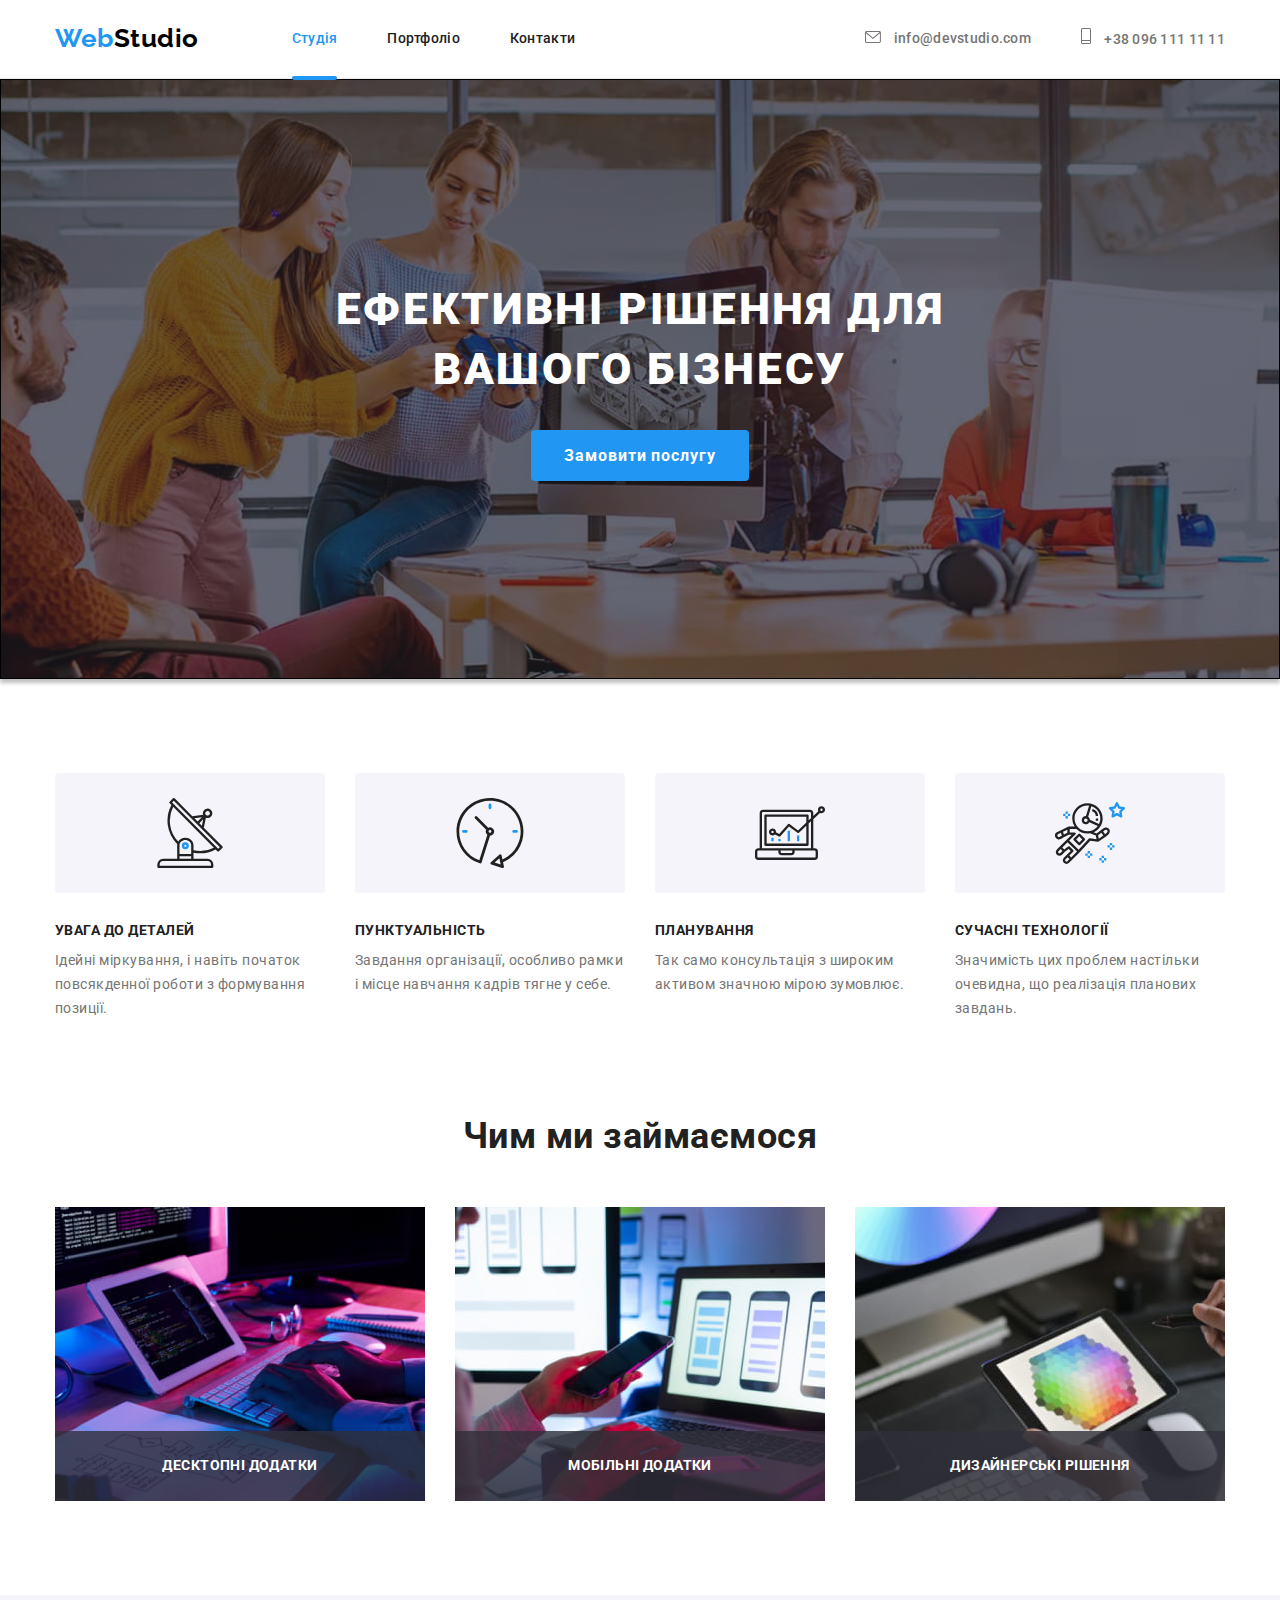
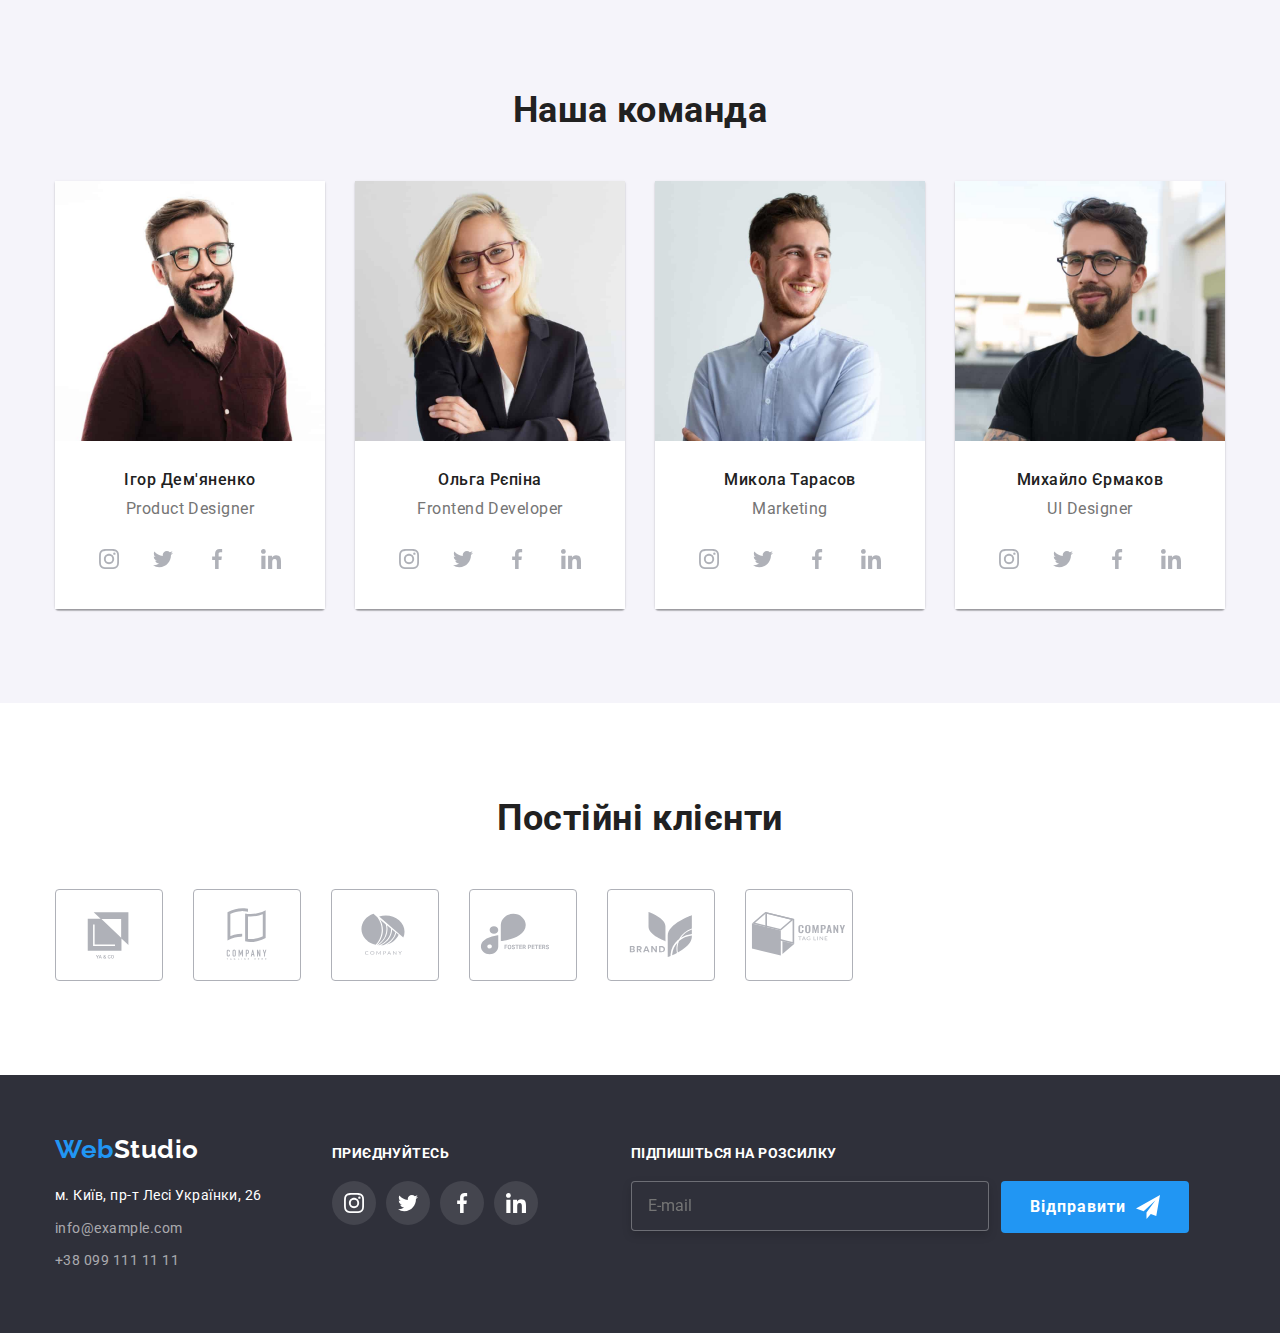
<file: index.html>
<!DOCTYPE html>
<html lang="en">
  <head>
    <meta charset="UTF-8" />
    <meta http-equiv="X-UA-Compatible" content="IE=edge" />
    <meta name="viewport" content="width=device-width, initial-scale=1.0" />
    <title>Document</title>
    <link rel="preconnect" href="https://fonts.googleapis.com" />
    <link rel="preconnect" href="https://fonts.gstatic.com" crossorigin />
    <link
      href="https://fonts.googleapis.com/css2?family=Raleway:wght@700&family=Roboto:wght@400;500;700;900&display=swap"
      rel="stylesheet"
    />
    <link
      rel="stylesheet"
      href="https://cdnjs.cloudflare.com/ajax/libs/modern-normalize/1.1.0/modern-normalize.min.css"
    />
    <link rel="stylesheet" href="./css/styles.css" />
  </head>

  <body>
    <!--Шапка-->
    <header class="page-header">
      <div class="container">
        <div class="site-nav">
          <nav class="navigation">
            <a class="logo" href=""><span class="web-logo">Web</span>Studio</a>

            <ul class="list nav-list">
              <li><a class="link link-active" href="./index.html">Студія</a></li>
              <li><a class="link" href="./portfolio.html">Портфоліо</a></li>
              <li><a class="link" href="">Контакти</a></li>
            </ul>
          </nav>

          <ul class="list contact-list">
            <li>
              <a class="contact-link" href="mailto:info@devstudio.com">
                <svg class="contact-icon" width="16" height="12">
                  <use href="./images/icons.svg#icon-mail"></use>
                </svg>
                info@devstudio.com</a
              >
            </li>
            <li>
              <a class="contact-link" href="tel+380961111111">
                <svg class="contact-icon" width="10" height="16">
                  <use href="./images/icons.svg#icon-tel"></use>
                </svg>
                +38 096 111 11 11</a
              >
            </li>
          </ul>
        </div>
      </div>
    </header>

    <!--основний заголовок-->
    <main>
      <section class="hero">
        <div class="container">
          <h1 class="hero-title">
            Ефективні рішення для<br />
            вашого бізнесу
          </h1>
          <button type="button" class="button-primary" data-modal-open>Замовити послугу</button>
        </div>
      </section>

      <!--переваги-->
      <section class="first-section">
        <div class="container">
          <h2 class="visually-hidden">Наші переваги</h2>
          <ul class="list features">
            <li>
              <div class="wrap-icon">
                <svg width="70" height="70">
                  <use href="./images/icons.svg#icon-antenna"></use>
                </svg>
              </div>
              <h3 class="section-title">УВАГА ДО ДЕТАЛЕЙ</h3>
              <p class="information">
                Ідейні міркування, і навіть початок повсякденної роботи з формування позиції.
              </p>
            </li>
            <li>
              <div class="wrap-icon">
                <svg width="70" height="70">
                  <use href="./images/icons.svg#icon-clock"></use>
                </svg>
              </div>
              <h3 class="section-title">ПУНКТУАЛЬНІСТЬ</h3>
              <p class="information">
                Завдання організації, особливо рамки і місце навчання кадрів тягне у себе.
              </p>
            </li>
            <li>
              <div class="wrap-icon">
                <svg width="70" height="70">
                  <use href="./images/icons.svg#icon-diagram"></use>
                </svg>
              </div>
              <h3 class="section-title">ПЛАНУВАННЯ</h3>
              <p class="information">
                Так само консультація з широким активом значною мірою зумовлює.
              </p>
            </li>
            <li>
              <div class="wrap-icon">
                <svg width="70" height="70">
                  <use href="./images/icons.svg#icon-astronaut"></use>
                </svg>
              </div>
              <h3 class="section-title">СУЧАСНІ ТЕХНОЛОГІЇ</h3>
              <p class="information">
                Значимість цих проблем настільки очевидна, що реалізація планових завдань.
              </p>
            </li>
          </ul>
        </div>
      </section>

      <!--наші роботи-->
      <section class="section">
        <div class="container">
          <h2 class="work-list-title">Чим ми займаємося</h2>
          <ul class="list benefits">
            <li>
              <div class="benefits-item">
                <img src="./images/box1.jpg" alt="write site" width="370" />
                <div class="benefits-owerlay">
                  <p class="benefits-text">Десктопні додатки</p>
                </div>
              </div>
            </li>
            <li>
              <div class="benefits-item">
                <img src="./images/box2.jpg" alt="flashing telephones" width="370" />
                <div class="benefits-owerlay">
                  <p class="benefits-text">Мобільні додатки</p>
                </div>
              </div>
            </li>
            <li>
              <div class="benefits-item">
                <img src="./images/box3.jpg" alt="we create design" width="370" />
                <div class="benefits-owerlay">
                  <p class="benefits-text">Дизайнерські рішення</p>
                </div>
              </div>
            </li>
          </ul>
        </div>
      </section>

      <!--команда-->
      <section class="team section">
        <div class="container">
          <h2 class="team-list-title">Наша команда</h2>
          <ul class="list team-list">
            <li class="wrap">
              <img src="./images/img.jpg" alt="Ігор Дем'яненко" width="270" height="260" />
              <div class="name-subject">
                <h3 class="subject">Ігор Дем'яненко</h3>
                <p class="subtitle">Product Designer</p>
              </div>
              <ul class="net-list list">
                <li class="net-item">
                  <a href="" class="net-linc"
                    ><svg class="net-icon" width="20" height="20">
                      <use href="./images/icons.svg#icon-instagram"></use>
                    </svg>
                  </a>
                </li>
                <li class="net-item">
                  <a href="" class="net-linc"
                    ><svg class="net-icon" width="20" height="20">
                      <use href="./images/icons.svg#icon-twitter"></use>
                    </svg>
                  </a>
                </li>
                <li class="net-item">
                  <a href="" class="net-linc"
                    ><svg class="net-icon" width="20" height="20">
                      <use href="./images/icons.svg#icon-facebook"></use>
                    </svg>
                  </a>
                </li>
                <li class="net-item">
                  <a href="" class="net-linc"
                    ><svg class="net-icon" width="20" height="20">
                      <use href="./images/icons.svg#icon-linkedin"></use>
                    </svg>
                  </a>
                </li>
              </ul>
            </li>
            <li class="wrap">
              <img src="./images/img1.jpg" alt="Ольга Рєпіна" width="270" height="260" />
              <div class="name-subject">
                <h3 class="subject">Ольга Рєпіна</h3>
                <p class="subtitle">Frontend Developer</p>
              </div>
              <ul class="net-list list">
                <li class="net-item">
                  <a href="" class="net-linc"
                    ><svg class="net-icon" width="20" height="20">
                      <use href="./images/icons.svg#icon-instagram"></use>
                    </svg>
                  </a>
                </li>
                <li class="net-item">
                  <a href="" class="net-linc"
                    ><svg class="net-icon" width="20" height="20">
                      <use href="./images/icons.svg#icon-twitter"></use>
                    </svg>
                  </a>
                </li>
                <li class="net-item">
                  <a href="" class="net-linc"
                    ><svg class="net-icon" width="20" height="20">
                      <use href="./images/icons.svg#icon-facebook"></use>
                    </svg>
                  </a>
                </li>
                <li class="net-item">
                  <a href="" class="net-linc"
                    ><svg class="net-icon" width="20" height="20">
                      <use href="./images/icons.svg#icon-linkedin"></use>
                    </svg>
                  </a>
                </li>
              </ul>
            </li>
            <li class="wrap">
              <img src="./images/img2.jpg" alt="Микола Тарасов" width="270" height="260" />
              <div class="name-subject">
                <h3 class="subject">Микола Тарасов</h3>
                <p class="subtitle">Marketing</p>
              </div>
              <ul class="net-list list">
                <li class="net-item">
                  <a href="" class="net-linc"
                    ><svg class="net-icon" width="20" height="20">
                      <use href="./images/icons.svg#icon-instagram"></use>
                    </svg>
                  </a>
                </li>
                <li class="net-item">
                  <a href="" class="net-linc"
                    ><svg class="net-icon" width="20" height="20">
                      <use href="./images/icons.svg#icon-twitter"></use>
                    </svg>
                  </a>
                </li>
                <li class="net-item">
                  <a href="" class="net-linc"
                    ><svg class="net-icon" width="20" height="20">
                      <use href="./images/icons.svg#icon-facebook"></use>
                    </svg>
                  </a>
                </li>
                <li class="net-item">
                  <a href="" class="net-linc"
                    ><svg class="net-icon" width="20" height="20">
                      <use href="./images/icons.svg#icon-linkedin"></use>
                    </svg>
                  </a>
                </li>
              </ul>
            </li>
            <li class="wrap">
              <img src="./images/img3.jpg" alt="Михайло Єрмаков" width="270" height="260" />
              <div class="name-subject">
                <h3 class="subject">Михайло Єрмаков</h3>
                <p class="subtitle">UI Designer</p>
              </div>
              <ul class="net-list list">
                <li class="net-item">
                  <a href="" class="net-linc"
                    ><svg class="net-icon" width="20" height="20">
                      <use href="./images/icons.svg#icon-instagram"></use>
                    </svg>
                  </a>
                </li>
                <li class="net-item">
                  <a href="" class="net-linc"
                    ><svg class="net-icon" width="20" height="20">
                      <use href="./images/icons.svg#icon-twitter"></use>
                    </svg>
                  </a>
                </li>
                <li class="net-item">
                  <a href="" class="net-linc"
                    ><svg class="net-icon" width="20" height="20">
                      <use href="./images/icons.svg#icon-facebook"></use>
                    </svg>
                  </a>
                </li>
                <li class="net-item">
                  <a href="" class="net-linc"
                    ><svg class="net-icon" width="20" height="20">
                      <use href="./images/icons.svg#icon-linkedin"></use>
                    </svg>
                  </a>
                </li>
              </ul>
            </li>
          </ul>
        </div>
      </section>
      <section class="section">
        <div class="container">
          <h2 class="team-list-title">Постійні клієнти</h2>
          <ul class="clients-list list">
            <li class="clients-item">
              <a href="" class="clients-linc"
                ><svg class="clients-icon" width="106" height="60">
                  <use href="./images/icons.svg#icon-Logo1"></use>
                </svg>
              </a>
            </li>
            <li class="clients-item">
              <a href="" class="clients-linc">
                <svg class="clients-icon" width="106" height="60">
                  <use href="./images/icons.svg#icon-Logo2"></use>
                </svg>
              </a>
            </li>
            <li class="clients-item">
              <a href="" class="clients-linc">
                <svg class="clients-icon" width="106" height="60">
                  <use href="./images/icons.svg#icon-Logo3"></use>
                </svg>
              </a>
            </li>
            <li class="clients-item">
              <a href="" class="clients-linc">
                <svg class="clients-icon" width="106" height="60">
                  <use href="./images/icons.svg#icon-Logo4"></use>
                </svg>
              </a>
            </li>
            <li class="clients-item">
              <a href="" class="clients-linc">
                <svg class="clients-icon" width="106" height="60">
                  <use href="./images/icons.svg#icon-Logo5"></use>
                </svg>
              </a>
            </li>
            <li class="clients-item">
              <a href="" class="clients-linc">
                <svg class="clients-icon" width="106" height="60">
                  <use href="./images/icons.svg#icon-Logo6"></use>
                </svg>
              </a>
            </li>
          </ul>
        </div>
      </section>
    </main>

    <!--підвал-->
    <footer>
      <div class="container">
        <div class="wraper">
          <div class="footer-info">
            <a class="address-logo" href=""><span class="address-web">Web</span>Studio</a>
            <address>
              <ul class="list info-contact">
                <li><a class="address-info" href="">м. Київ, пр-т Лесі Українки, 26</a></li>
                <li>
                  <a class="address-contact" href="mailto:info@example.com">info@example.com</a>
                </li>
                <li><a class="address-contact" href="tel:+380991111111">+38 099 111 11 11</a></li>
              </ul>
            </address>
          </div>
          <div class="footer-wrap">
            <h2 class="footer-title">приєднуйтесь</h2>
            <ul class="footer-list list">
              <li class="footer -item">
                <a href="" class="footer-linc"
                  ><svg class="footer-icon" width="20" height="20">
                    <use href="./images/icons.svg#icon-instagram"></use>
                  </svg>
                </a>
              </li>
              <li class="footer-item">
                <a href="" class="footer-linc"
                  ><svg class="footer-icon" width="20" height="20">
                    <use href="./images/icons.svg#icon-twitter"></use>
                  </svg>
                </a>
              </li>
              <li class="footer-item">
                <a href="" class="footer-linc"
                  ><svg class="footer-icon" width="20" height="20">
                    <use href="./images/icons.svg#icon-facebook"></use>
                  </svg>
                </a>
              </li>
              <li class="footer-item">
                <a href="" class="footer-linc"
                  ><svg class="footer-icon" width="20" height="20">
                    <use href="./images/icons.svg#icon-linkedin"></use>
                  </svg>
                </a>
              </li>
            </ul>
          </div>

          <div class="form-wrap">
            <h2 class="title-form-footer">Підпишіться на розсилку</h2>
            <form name="form-footer" class="form-footer">
              <label class="footer-label" for="footer-mail"></label>
              <input
                class="footer-input"
                id="footer-mail"
                type="email"
                name="person-mail"
                placeholder="E-mail"
              />
              <button type="submit" class="footer-button" data-modal-open>
                Відправити
                <svg width="24" height="24">
                  <use href="./images/icons.svg#icon-icon-send"></use>
                </svg>
              </button>
            </form>
          </div>

        </div>
      </div>
    </footer>
    <div class="backdrop is-hidden" data-modal>
      <div class="modal">
        <button class="iconc-close" data-modal-close>
          <svg width="11px" height="11px">
            <use href="./images/icons.svg#icon-Vector-2"></use>
          </svg>
        </button>
        <h2 class="form-title">Залиште свої дані, ми вам передзвонимо</h2>
        <form name="contact-form">
          <label class="form-label" for="person-name">Ім'я</label>
          <div class="form-control">
            <input class="form-input" id="person-name" type="text" name="person-name" />
            <svg class="form-icon" width="18" height="18">
              <use href="./images/icons.svg#icon-person-black"></use>
            </svg>
          </div>

          <label class="form-label" for="person-pfone">Телефон</label>
          <div class="form-control">
            <input class="form-input" id="person-pfone" type="tel" name="person-pfone" />
            <svg class="form-icon" width="18" height="18">
              <use href="./images/icons.svg#icon-phone-black"></use>
            </svg>
          </div>

          <label class="form-label" for="person-mail">Пошта</label>
          <div class="form-control">
            <input class="form-input" id="person-mail" type="email" name="person-mail" />
            <svg class="form-icon" width="18" height="18">
              <use href="./images/icons.svg#icon-email-black"></use>
            </svg>
          </div>

          <label class="form-label" for="person-coment">Коментар</label>
          <textarea
            class="form-textarea"
            id="person-coment"
            name="person-coment"
            placeholder="Введіть текст"
          ></textarea>

          <div class="checkbox-wrap">
            <input
              class="checkbox-input is-hidden"
              id="terms-checkbox"
              type="checkbox"
              name="terms-checkbox"
            />
            <svg class="checkbox-icon" vith="16" height="15">
              <use href="./images/icons.svg#icon-icon-check"></use>
            </svg>
            <label class="checkbox-label" for="terms-checkbox">
              Погоджуюся з розсилкою та приймаю
              <a class="form-linc" href="#">Умови договору</a>
            </label>
          </div>
          <button type="submit" class="form-button" data-modal-open>Відправити</button>
        </form>
      </div>
    </div>
    <script src="./js/modal.js"></script>
  </body>
</html>
</file>
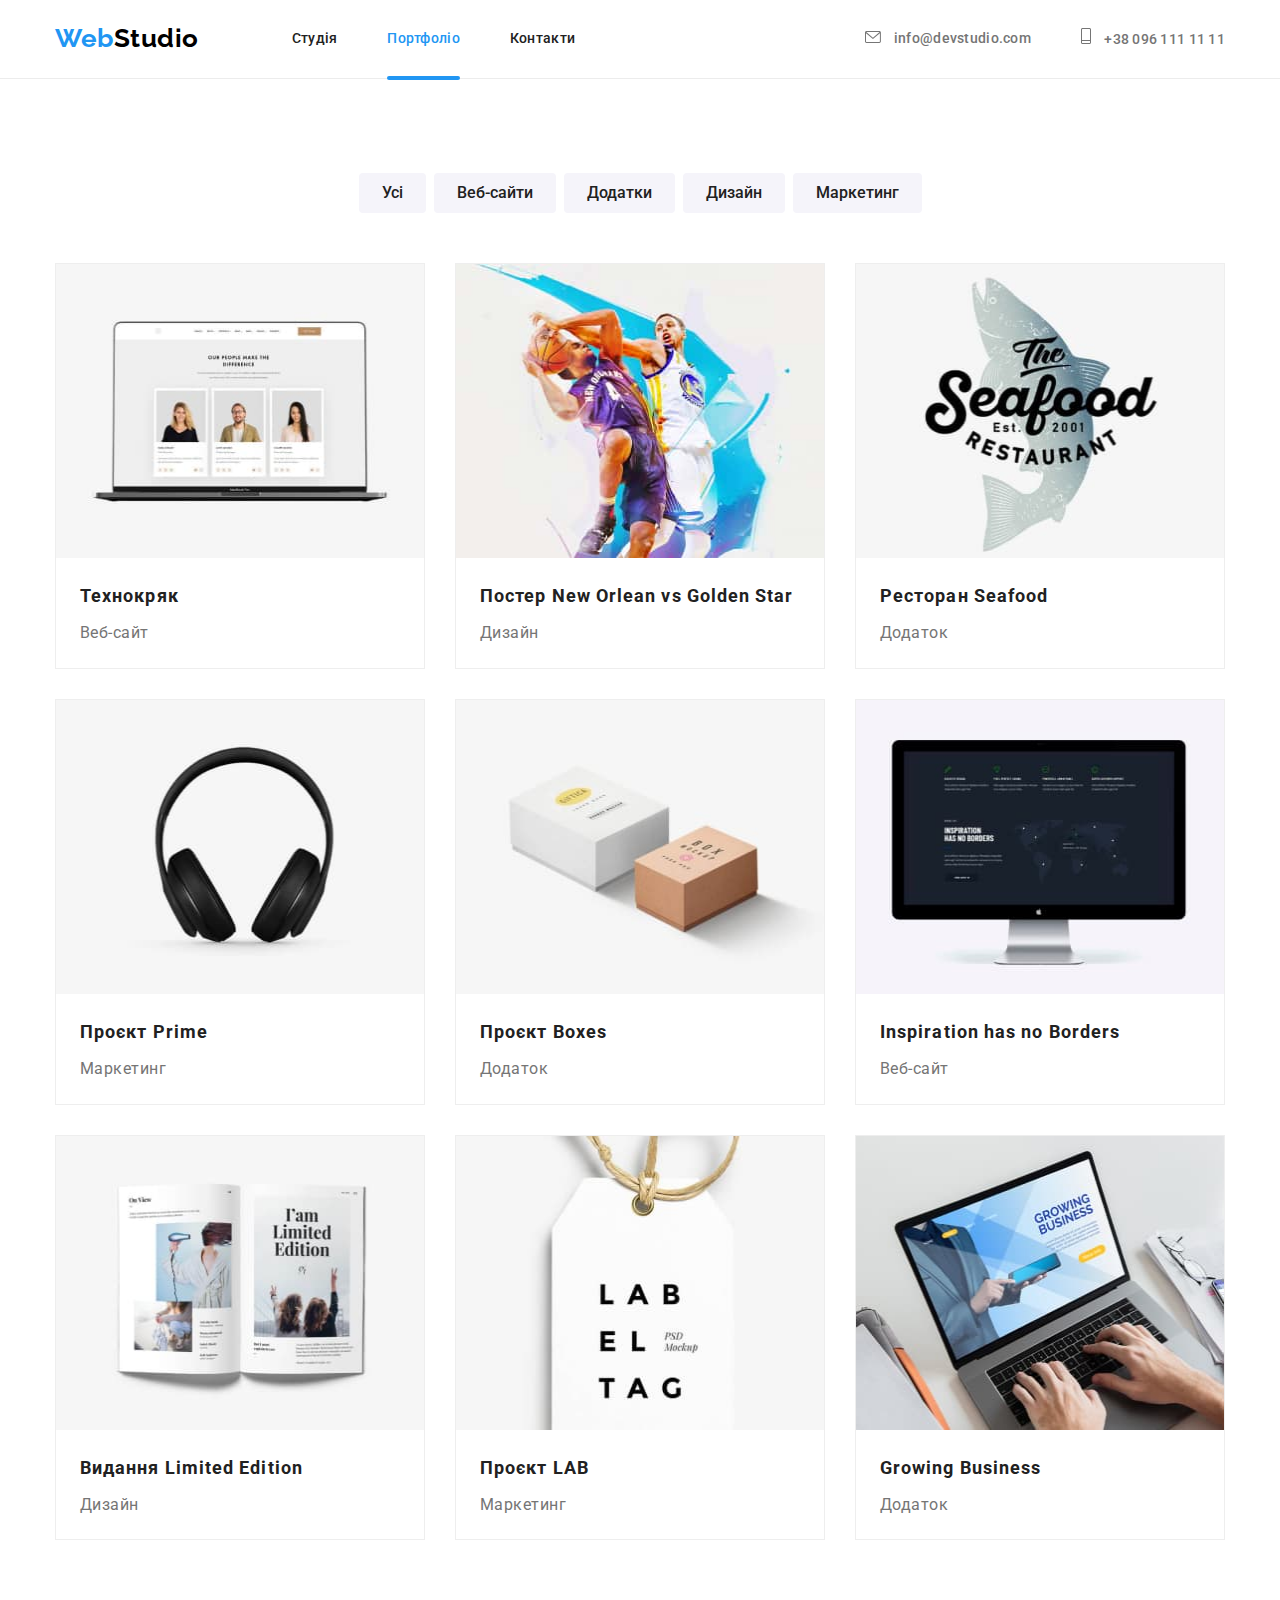
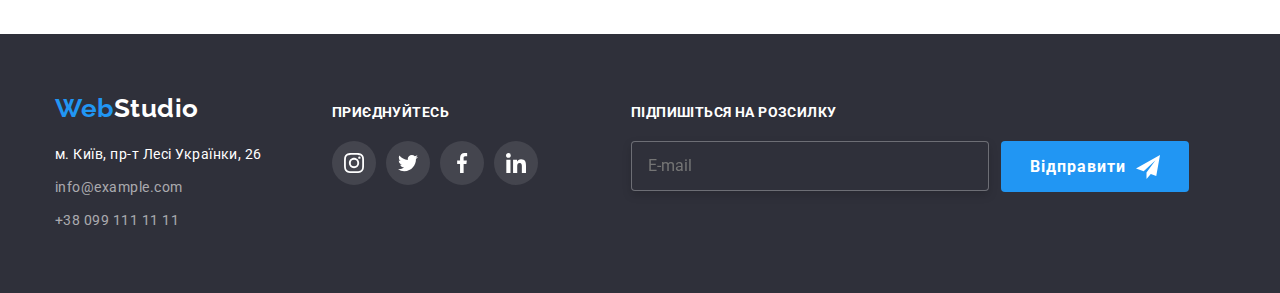
<file: portfolio.html>
<!DOCTYPE html>
<html lang="en">
  <head>
    <meta charset="UTF-8" />
    <meta http-equiv="X-UA-Compatible" content="IE=edge" />
    <meta name="viewport" content="width=device-width, initial-scale=1.0" />
    <title>Document</title>
    <link rel="preconnect" href="https://fonts.googleapis.com" />
    <link rel="preconnect" href="https://fonts.gstatic.com" crossorigin />
    <link
      href="https://fonts.googleapis.com/css2?family=Raleway:wght@700&family=Roboto:wght@400;500;700;900&display=swap"
      rel="stylesheet"
    />
    <link
      rel="stylesheet"
      href="https://cdnjs.cloudflare.com/ajax/libs/modern-normalize/1.1.0/modern-normalize.min.css"
    />
    <link rel="stylesheet" href="./css/styles.css" />
  </head>

  <body>
    <!--Шапка-->
    <header class="page-header">
      <div class="container">
        <div class="site-nav">
          <nav class="navigation">
            <a class="logo" href=""><span class="web-logo">Web</span>Studio</a>

            <ul class="list nav-list">
              <li><a class="link" href="./index.html">Студія</a></li>
              <li><a class="link link-active" href="./portfolio.html">Портфоліо</a></li>
              <li><a class="link" href="">Контакти</a></li>
            </ul>
          </nav>

          <ul class="list contact-list">
            <li>
              <a class="contact-link" href="mailto:info@devstudio.com">
                <svg class="contact-icon" width="16" height="12">
                  <use href="./images/icons.svg#icon-mail"></use>
                </svg>
                info@devstudio.com</a
              >
            </li>
            <li>
              <a class="contact-link" href="tel+380961111111">
                <svg class="contact-icon" width="10" height="16">
                  <use href="./images/icons.svg#icon-tel"></use>
                </svg>
                +38 096 111 11 11</a
              >
            </li>
          </ul>
        </div>
      </div>
    </header>

    <!-- приклади робіт-->
    <main>
      <section class="last-section">
        <div class="container">
          <h1 class="visually-hidden">Портфолио</h1>
          <ul class="list button-list">
            <li><button type="button" class="button button-one">Усі</button></li>
            <li><button type="button" class="button">Веб-сайти</button></li>
            <li><button type="button" class="button">Додатки</button></li>
            <li><button type="button" class="button">Дизайн</button></li>
            <li><button type="button" class="button">Маркетинг</button></li>
          </ul>

          <ul class="content-list list">
            <li class="content-item">
              <a href="#" class="portfolio-linc">
                <div class="card-owerlay">
                  <img src="./images/img0.jpg" alt="Сайт технокряк" width="370" height="294" />
                  <div class="owerlay">
                    <p class="description">
                      Ресурс пропонує комплексні пропозиції з різним рівнем функціоналу та сервісів.
                      Все це дозволить відвідувачу отримати вичерпні відомості про компанію чи
                      приватну особу.
                    </p>
                  </div>
                </div>
                <div class="heading">
                  <h2 class="features-title">Технокряк</h2>
                  <p class="text">Веб-сайт</p>
                </div>
              </a>
            </li>
            <li class="content-item">
              <a href="#" class="portfolio-linc">
                <div class="card-owerlay">
                  <img src="./images/img(1).jpg" alt="Постер New Orlean" width="370" height="294" />
                  <div class="owerlay">
                    <p class="description">
                      Ресурс пропонує комплексні пропозиції з різним рівнем функціоналу та сервісів.
                      Все це дозволить відвідувачу отримати вичерпні відомості про компанію чи
                      приватну особу.
                    </p>
                  </div>
                </div>
                <div class="heading">
                  <h2 class="features-title">Постер New Orlean vs Golden Star</h2>
                  <p class="text">Дизайн</p>
                </div>
              </a>
            </li>
            <li class="content-item">
              <a href="#" class="portfolio-linc">
                <div class="card-owerlay">
                  <img src="./images/img(2).jpg" alt="Ресторан Seafood" width="370" height="294" />
                  <div class="owerlay">
                    <p class="description">
                      Ресурс пропонує комплексні пропозиції з різним рівнем функціоналу та сервісів.
                      Все це дозволить відвідувачу отримати вичерпні відомості про компанію чи
                      приватну особу.
                    </p>
                  </div>
                </div>
                <div class="heading">
                  <h2 class="features-title">Ресторан Seafood</h2>
                  <p class="text">Додаток</p>
                </div>
              </a>
            </li>
            <li class="content-item">
              <a href="#" class="portfolio-linc">
                <div class="card-owerlay">
                  <img src="./images/img(3).jpg" alt="Проєкт Prime" width="370" height="294" />
                  <div class="owerlay">
                    <p class="description">
                      Ресурс пропонує комплексні пропозиції з різним рівнем функціоналу та сервісів.
                      Все це дозволить відвідувачу отримати вичерпні відомості про компанію чи
                      приватну особу.
                    </p>
                  </div>
                </div>
                <div class="heading">
                  <h2 class="features-title">Проєкт Prime</h2>
                  <p class="text">Маркетинг</p>
                </div>
              </a>
            </li>
            <li class="content-item">
              <a href="#" class="portfolio-linc">
                <div class="card-owerlay">
                  <img src="./images/img(4).jpg" alt="Проєкт Boxes" width="370" height="294" />
                  <div class="owerlay">
                    <p class="description">
                      Ресурс пропонує комплексні пропозиції з різним рівнем функціоналу та сервісів.
                      Все це дозволить відвідувачу отримати вичерпні відомості про компанію чи
                      приватну особу.
                    </p>
                  </div>
                </div>
                <div class="heading">
                  <h2 class="features-title">Проєкт Boxes</h2>
                  <p class="text">Додаток</p>
                </div>
              </a>
            </li>
            <li class="content-item">
              <a href="#" class="portfolio-linc">
                <div class="card-owerlay">
                  <img
                    src="./images/img(5).jpg"
                    alt="Inspiration has no Borders"
                    width="370"
                    height="294"
                  />
                  <div class="owerlay">
                    <p class="description">
                      Ресурс пропонує комплексні пропозиції з різним рівнем функціоналу та сервісів.
                      Все це дозволить відвідувачу отримати вичерпні відомості про компанію чи
                      приватну особу.
                    </p>
                  </div>
                </div>
                <div class="heading">
                  <h2 class="features-title">Inspiration has no Borders</h2>
                  <p class="text">Веб-сайт</p>
                </div>
              </a>
            </li>
            <li class="content-item">
              <a href="#" class="portfolio-linc">
                <div class="card-owerlay">
                  <img
                    src="./images/img(6).jpg"
                    alt="Видання Limited Edition"
                    width="370"
                    height="294"
                  />
                  <div class="owerlay">
                    <p class="description">
                      Ресурс пропонує комплексні пропозиції з різним рівнем функціоналу та сервісів.
                      Все це дозволить відвідувачу отримати вичерпні відомості про компанію чи
                      приватну особу.
                    </p>
                  </div>
                </div>
                <div class="heading">
                  <h2 class="features-title">Видання Limited Edition</h2>
                  <p class="text">Дизайн</p>
                </div>
              </a>
            </li>
            <li class="content-item">
              <a href="#" class="portfolio-linc">
                <div class="card-owerlay">
                  <img src="./images/img(7).jpg" alt="Проєкт LAB" width="370" height="294" />
                  <div class="owerlay">
                    <p class="description">
                      Ресурс пропонує комплексні пропозиції з різним рівнем функціоналу та сервісів.
                      Все це дозволить відвідувачу отримати вичерпні відомості про компанію чи
                      приватну особу.
                    </p>
                  </div>
                </div>
                <div class="heading">
                  <h2 class="features-title">Проєкт LAB</h2>
                  <p class="text">Маркетинг</p>
                </div>
              </a>
            </li>
            <li class="content-item">
              <a href="#" class="portfolio-linc">
                <div class="card-owerlay">
                  <img src="./images/img(8).jpg" alt="Growing Business" width="370" height="294" />
                  <div class="owerlay">
                    <p class="description">
                      Ресурс пропонує комплексні пропозиції з різним рівнем функціоналу та сервісів.
                      Все це дозволить відвідувачу отримати вичерпні відомості про компанію чи
                      приватну особу.
                    </p>
                  </div>
                </div>
                <div class="heading">
                  <h2 class="features-title">Growing Business</h2>
                  <p class="text">Додаток</p>
                </div>
              </a>
            </li>
          </ul>
        </div>
      </section>
    </main>
    <!--підвал-->
    <footer>
      <div class="container">
        <div class="wraper">
          <div class="footer-info">
            <a class="address-logo" href=""><span class="address-web">Web</span>Studio</a>
            <address>
              <ul class="list info-contact">
                <li><a class="address-info" href="">м. Київ, пр-т Лесі Українки, 26</a></li>
                <li>
                  <a class="address-contact" href="mailto:info@example.com">info@example.com</a>
                </li>
                <li><a class="address-contact" href="tel:+380991111111">+38 099 111 11 11</a></li>
              </ul>
            </address>
          </div>
          <div class="footer-wrap">
            <h2 class="footer-title">приєднуйтесь</h2>
            <ul class="footer-list list">
              <li class="footer -item">
                <a href="" class="footer-linc"
                  ><svg class="footer-icon" width="20" height="20">
                    <use href="./images/icons.svg#icon-instagram"></use>
                  </svg>
                </a>
              </li>
              <li class="footer-item">
                <a href="" class="footer-linc"
                  ><svg class="footer-icon" width="20" height="20">
                    <use href="./images/icons.svg#icon-twitter"></use>
                  </svg>
                </a>
              </li>
              <li class="footer-item">
                <a href="" class="footer-linc"
                  ><svg class="footer-icon" width="20" height="20">
                    <use href="./images/icons.svg#icon-facebook"></use>
                  </svg>
                </a>
              </li>
              <li class="footer-item">
                <a href="" class="footer-linc"
                  ><svg class="footer-icon" width="20" height="20">
                    <use href="./images/icons.svg#icon-linkedin"></use>
                  </svg>
                </a>
              </li>
            </ul>
          </div>
          <div class="form-wrap">
            <h2 class="title-form-footer">Підпишіться на розсилку</h2>
            <form name="form-footer" class="form-footer">
              <label class="footer-label" for="footer-mail"></label>
              <input
                class="footer-input"
                id="footer-mail"
                type="email"
                name="person-mail"
                placeholder="E-mail"
              />
              <button type="submit" class="footer-button" data-modal-open>
                Відправити
                <svg width="24" height="24">
                  <use href="./images/icons.svg#icon-icon-send"></use>
                </svg>
              </button>
            </form>
          </div>

        </div>
      </div>
    </footer>
  </body>
</html>
</file>
<file: css/styles.css>
/* основний колір тексту  #212121; */
/* вторинний колір тексту  #757575; */
/* основний колір фону #F5F5F5; */
/* білий #FFFFFF; */
/* акцент #2196F3; */
/* footer rgba(255, 255, 255, 0.6); */
/* вторинний колір кнопок #F5F4FA; */
/* вторинний колір фону  #2F303A;*/

/* css-змінні */

:root {
  --primary-text-color: #757575;
  --secondary-text-color: #212121;
  --accent-color: #2196f3;
  --secondary-accent-color: #f5f4fa;
  --white-color: #ffffff;
  --address-accent-color: rgba(255, 255, 255, 0.6);
  --black-color: #000000;
  --secondary-bcg-color: #2f303a;
  --background-color: #f5f5f5;
}
body {
  background-color: #ffffff;
  font-family: roboto, sans-serif;
  font-weight: 500;
  letter-spacing: 0.03em;
}

img {
  display: block;
  max-width: 100%;
}
.list {
  list-style: none;
  margin-top: 0;
  margin-bottom: 0;
  padding: 0;
}
h1,
h2,
h3,
h4,
p,
ul,
li {
  margin: 0;
  padding: 0;
}
.container {
  width: 100%;
  max-width: 1200px;
  padding: 0 15px;
  margin: 0 auto;
  /* team-list */
}

.first-section {
  padding-top: 94px;
}

.section {
  padding: 94px 0;
}

/* header */
.page-header {
  border-bottom: 1px solid #ececec;
  padding-top: 24px;
  padding-bottom: 25px;
}

.logo {
  color: var(--black-color);
  font-family: Raleway, cursive;
  font-weight: 700;
  font-size: 26px;
  line-height: 1.11;
  text-decoration-line: none;
  letter-spacing: 0.02em;
  margin-right: 93px;
}

.web-logo {
  color: var(--accent-color);
}

.site-nav {
  display: flex;
  justify-content: space-between;
  align-items: center;
}
.navigation {
  display: flex;
}
.nav-list,
.contact-list {
  display: flex;
  align-items: center;
}
.nav-list li,
.contact-list li {
  margin-right: 50px;
}
.nav-list li:last-child,
.contact-list li:last-child,
.features li:last-child {
  margin-right: 0px;
}

.link {
  position: relative;
  color: var(--secondary-text-color);
  font-weight: 500;
  font-size: 14px;
  line-height: 1.17;
  text-decoration-line: none;
  letter-spacing: 0.02em;
  padding-bottom: 32px;
  padding-top: 32px;
  transition: color 250ms 250ms cubic-bezier(0.4, 0, 0.2, 1);
}
.link-active {
  color: var(--accent-color);
  font-weight: 500;
  font-size: 14px;
  line-height: 1.17;
  text-decoration-line: none;
  letter-spacing: 0.02em;
}
.link-active::after {
  display: block;
  width: 100%;
  height: 4px;
  background-color: currentColor;
  border-radius: 2px;
  position: absolute;
  left: 0%;
  bottom: -2px;
  content: '';
}

.site-nav .link:hover,
.site-nav.link:focus {
  color: var(--accent-color);
}

.contact-link {
  color: var(--primary-text-color);
  font-size: 14px;
  line-height: 1.17;
  letter-spacing: 0.02em;
  text-decoration-line: none;
  color: #757575;
  transition: color 250ms cubic-bezier(0.4, 0, 0.2, 1);
}

.contact-icon {
  margin-right: 10px;
  fill: currentColor;
}

.contact-link:hover,
.contact-link:focus {
  fill: var(--accent-color);
  color: var(--accent-color);
}

/* перша сторінка */
/* hero */
.hero {
  text-align: center;
  padding: 200px 0;
  height: 600px;
  max-width: 1600px;
  margin-left: auto;
  margin-right: auto;
  border: 1px solid #000000;
  box-shadow: 0px 4px 4px rgba(0, 0, 0, 0.25);
  background-image: linear-gradient(to right, rgba(47, 48, 58, 0.4), rgba(47, 48, 58, 0.4)),
    url(../images/Hero.jpg);
  background-size: cover;
  background-position: center;
  background-repeat: no-repeat;
  background-color: var(--secondary-bcg-color);
}
.hero-title {
  margin-bottom: 30px;

  color: var(--white-color);
  font-weight: 900;
  font-size: 44px;
  line-height: 1.36;
  text-align: center;
  text-transform: uppercase;
  letter-spacing: 0.06em;
}
.button-primary {
  display: inline-block;
  padding: 10px 32px;
  border-radius: 4px;
  color: var(--white-color);
  background-color: var(--accent-color);
  border: 1px solid transparent;
  font-family: Roboto;
  font-weight: 700;
  font-size: 16px;
  line-height: 1.87;
  letter-spacing: 0.06em;
  cursor: pointer;
  transition: background-color 250ms cubic-bezier(0.4, 0, 0.2, 1);
}
.button-primary:hover,
.button-primary:focus {
  background-color: #188ce8;
}

/* section */

.wrap-icon {
  width: 270px;
  height: 120px;
  display: flex;
  justify-content: center;
  align-items: center;
  border-radius: 4px;
  background-color: #f5f4fa;
  margin-bottom: 30px;
}
.features {
  display: flex;
  justify-content: space-between;
}
.section-title {
  margin-bottom: 10px;
  color: var(--secondary-text-color);
  font-weight: 700;
  font-size: 14px;
  line-height: 1.14;
  text-transform: uppercase;
  max-width: 270;
}
.information {
  color: var(--primary-text-color);
  font-weight: 400;
  font-size: 14px;
  line-height: 1.71;
  max-width: 270px;
}
.work-list-title {
  margin-bottom: 50px;
  color: var(--secondary-text-color);
  font-weight: 700;
  font-size: 36px;
  line-height: 1.17;
  text-align: center;
}
.benefits,
.team-list {
  display: flex;
  gap: 30px;
}
.benefits-item {
  position: relative;
}
.benefits-owerlay {
  display: flex;
  justify-content: center;
  align-items: center;
  position: absolute;
  top: 224px;
  left: 0px;
  width: 100%;
  height: 70px;
  background: rgba(47, 48, 58, 0.8);
  overflow: hidden;
}

.benefits-text {
  font-family: 'Roboto';
  font-style: normal;
  font-weight: 700;
  font-size: 14px;
  line-height: 1.14;
  text-align: center;
  letter-spacing: 0.03em;
  text-transform: uppercase;
  color: #ffffff;
}

.button-list {
  display: flex;
  justify-content: center;
  margin-bottom: 50px;
}
.button-list li {
  margin-right: 8px;
}
.button-list li:last-child {
  margin-right: 0;
}
.team {
  background: #f5f4fa;
}
.team-list-title {
  margin-bottom: 50px;
  color: var(--secondary-text-color);
  font-family: 'Roboto';
  font-style: normal;
  font-weight: 700;
  font-size: 36px;
  line-height: 1.17;
  text-align: center;
}
.wrap {
  box-shadow: 0px 1px 3px rgba(0, 0, 0, 0.12), 0px 1px 1px rgba(0, 0, 0, 0.14),
    0px 2px 1px rgba(0, 0, 0, 0.2);
  border-radius: 0px 0px 4px 4px;
}
.name-subject {
  display: flex;
  flex-direction: column;
  align-items: center;
  padding-top: 30px;
  padding-bottom: 18px;
  background-color: var(--white-color);
}

.subject {
  margin-bottom: 10px;
  color: var(--secondary-text-color);
  font-family: 'Roboto';
  font-style: normal;
  font-weight: 500;
  font-size: 16px;
  line-height: 1.18;
}
.subtitle {
  color: var(--primary-text-color);
  font-family: 'Roboto';
  font-style: normal;
  font-weight: 400;
  font-size: 16px;
  line-height: 1.18;
}

.net-list {
  display: flex;
  justify-content: center;
  gap: 10px;
  background-color: var(--white-color);
  padding-bottom: 28px;
}
.net-linc {
  width: 44px;
  height: 44px;
  display: flex;
  align-items: center;
  justify-content: center;
  background-color: var(--white-color);
  border-radius: 50%;
  color: #afb1b8;
  transition: color 250ms cubic-bezier(0.4, 0, 0.2, 1),
    background-color 250ms cubic-bezier(0.4, 0, 0.2, 1);
}
.net-icon {
  fill: currentColor;
}
.net-linc:hover,
.net-linc:focus {
  background-color: var(--accent-color);
  color: var(--white-color);
}
.clients-list {
  display: flex;
  gap: 30px;
}

.clients-item {
  width: calc((100%-150px) / 6);
}

.clients-linc {
  display: flex;
  align-items: center;
  justify-content: center;
  width: 100%;
  height: 92px;
  border: 1px solid #afb1b8;
  border-radius: 4px;
  color: #afb1b8;
  transition: border-color 250ms cubic-bezier(0.4, 0, 0.2, 1),
    color 250ms cubic-bezier(0.4, 0, 0.2, 1);
}
.clients-icon {
  fill: currentColor;
}
.clients-linc:hover,
.clients-linc:focus {
  border-color: var(--accent-color);
  color: var(--accent-color);
}

/* друга сторінка */
.visually-hidden {
  position: absolute;
  white-space: nowrap;
  width: 1px;
  height: 1px;
  overflow: hidden;
  border: 0;
  padding: 0;
  clip: rect(0 0 0 0);
  clip-path: inset(50%);
  margin: -1px;
}
.last-section {
  padding-bottom: 94px;
  padding-top: 94px;
}
.button-one {
  display: inline-block;
  padding: 6px 25px;
  border-radius: 4px;
  color: var(--secondary-text-color);
  background-color: var(--secondary-accent-color);
  border: 1px solid transparent;
  font-weight: 500;
  font-size: 16px;
  line-height: 1.62;
  text-align: center;
  cursor: pointer;
}
.button-one:hover,
.button-one:focus {
  background-color: var(--accent-color);
  color: var(--white-color);
  box-shadow: 0px 3px 1px rgba(0, 0, 0, 0.1), 0px 1px 2px rgba(0, 0, 0, 0.08),
    0px 2px 2px rgba(0, 0, 0, 0.12);
}
.button {
  display: inline-block;
  padding: 6px 22px;
  border-radius: 4px;
  color: var(--secondary-text-color);
  background-color: var(--secondary-accent-color);
  border: 1px solid transparent;
  font-weight: 500;
  font-size: 16px;
  line-height: 1.62;
  text-align: center;
  cursor: pointer;
  transition: background-color 250ms cubic-bezier(0.4, 0, 0.2, 1),
    color 250ms cubic-bezier(0.4, 0, 0.2, 1), box-shadow 250ms cubic-bezier(0.4, 0, 0.2, 1);
}

.button:hover,
.button:focus {
  background-color: var(--accent-color);
  color: var(--white-color);
  box-shadow: 0px 3px 1px rgba(0, 0, 0, 0.1), 0px 1px 2px rgba(0, 0, 0, 0.08),
    0px 2px 2px rgba(0, 0, 0, 0.12);
}

.content-list {
  display: flex;
  flex-wrap: wrap;
  gap: 30px;
  flex-basis: calc((100%-60px) / 3);
}
.content-item {
  border: 1px solid #eeeeee;
  width: 370px;
}
.content-item:nth-last-child(-n + 3) {
  margin-bottom: 0;
}
.portfolio-linc {
  display: block;
  text-decoration: none;
  transition: box-shadow 250ms cubic-bezier(0.4, 0, 0.2, 1);
}
.portfolio-linc:hover,
.portfolio-linc:focus {
  box-shadow: 0px 1px 1px rgba(0, 0, 0, 0.12), 0px 4px 4px rgba(0, 0, 0, 0.06),
    1px 4px 6px rgba(0, 0, 0, 0.16);
}
.card-owerlay {
  position: relative;
  overflow: hidden;
}
.owerlay {
  position: absolute;
  top: 0%;
  left: 0%;
  width: 100%;
  height: 100%;
  background-color: rgba(33, 150, 243, 0.9);
  padding: 63px 24px;
  transform: translatey(100%);
  transition: transform 250ms cubic-bezier(0.4, 0, 0.2, 1);
}
.portfolio-linc:hover .owerlay {
  transform: translatey(0);
}

.description {
  margin: 0;
  font-weight: 400;
  font-size: 18px;
  line-height: 1.56;
  letter-spacing: inherit;
  color: var(--white-color);
}

.heading {
  padding-left: 24px;
  padding-bottom: 20px;
  min-width: 322px;
  padding-right: 24px;
  padding-top: 20px;
}

.features-title {
  margin-bottom: 4px;
  color: var(--secondary-text-color);
  font-family: Roboto;
  font-weight: 700;
  font-size: 18px;
  line-height: 2;
  letter-spacing: 0.06em;
  text-transform: none;
}
.text {
  color: var(--primary-text-color);
  font-family: 'Roboto';
  font-style: normal;
  font-weight: 400;
  font-size: 16px;
  line-height: 1.87;
}

/* footer */

footer {
  background-color: var(--secondary-bcg-color);
  padding-top: 60px;
  padding-bottom: 60px;
}
.footer-info {
  display: flex;
  flex-direction: column;
}
.address-logo {
  margin-bottom: 20px;
  color: var(--white-color);
  font-family: Raleway, cursive;
  font-weight: 700;
  font-size: 26px;
  line-height: 1.11;
  text-decoration-line: none;
  letter-spacing: 0.02em;
}
.address-web {
  color: var(--accent-color);
}
.info-contact li {
  margin-bottom: 9px;
}
.info-contact li:last-child {
  margin-bottom: 0;
}
.address-contact {
  color: var(--address-accent-color);
  font-weight: 400;
  font-size: 14px;
  line-height: 1.71;
  text-decoration-line: none;
  font-style: normal;
  transition: color 250ms cubic-bezier(0.4, 0, 0.2, 1);
}
.address-info {
  color: var(--white-color);
  font-weight: 400;
  font-size: 14px;
  line-height: 1.71;
  text-decoration-line: none;
  font-style: normal;
}

.address-contact:hover,
.address-contact:focus {
  color: var(--accent-color);
}
.wraper {
  display: flex;
  align-items: baseline;
}
.footer-title {
  font-family: 'Roboto';
  font-style: normal;
  font-weight: 700;
  font-size: 14px;
  line-height: 1, 14;
  letter-spacing: 0.03em;
  text-transform: uppercase;
  color: var(--white-color);
  margin-bottom: 20px;
}
.footer-list {
  display: flex;
  justify-content: center;
  gap: 10px;
}
.footer-linc {
  width: 44px;
  height: 44px;
  display: flex;
  align-items: center;
  justify-content: center;
  background-color: rgba(255, 255, 255, 0.1);
  border-radius: 50%;
  color: var(--white-color);
  transition: background-color 250ms cubic-bezier(0.4, 0, 0.2, 1);
}
.footer-icon {
  fill: currentColor;
}
.footer-linc:hover,
.footer-linc:focus {
  background-color: var(--accent-color);
}
.footer-wrap {
  margin-left: 70px;
}
/* form footer */

.title-form-footer{
  font-weight: 700;
  font-size: 14px;
  line-height: 1.15;
  letter-spacing: 0.03em;
  text-transform: uppercase;
  color: var(--white-color);
}

.form-wrap{
  margin-left: 93px;
}

.form-footer{
  display: flex;
}
.title-form-footer{
  margin-bottom: 20px;
}

.footer-button{
  display: flex;
  align-items: center;
  justify-content: center;
  margin-left: 12px;
  gap: 10px;
  padding: 10px 28px;
  border-radius: 4px;
  color: var(--white-color);
  background-color: var(--accent-color);
  border: 1px solid transparent;
  font-weight: 700;
  font-size: 16px;
  line-height: 1.87;
  letter-spacing: 0.06em;
  cursor: pointer;
  fill: var(--white-color);
  transition: background-color 250ms cubic-bezier(0.4, 0, 0.2, 1);
}

.footer-button:hover,
.footer-button:focus{
  background-color: #188ce8;
}

.footer-input{
  width: 358px;
height: 50px;
border: 1px solid rgba(255, 255, 255, 0.3);
filter: drop-shadow(0px 4px 4px rgba(0, 0, 0, 0.15));
border-radius: 4px;
background:var(--secondary-bcg-color);
color: var(--white-color);
padding: 15px 16px;
}

/* modal */

.backdrop {
  background-color: rgba(0, 0, 0, 0.2);
  position: fixed;
  top: 0;
  left: 0;
  width: 100%;
  height: 100%;
  z-index: 1;
  transition: opacity 250ms, visibility 250ms;
  transition-duration: 250ms;
  transition-timing-function: cubic-bezier(0.4, 0, 0.2, 1);
}
.modal {
  position: absolute;
  padding: 40px;
  top: 50%;
  left: 50%;
  transform: translate(-50%, -50%) scale(1);
  width: 528px;
  min-height: 581px;
  box-shadow: 0px 1px 3px rgba(0, 0, 0, 0.12), 0px 1px 1px rgba(0, 0, 0, 0.14),
    0px 2px 1px rgba(0, 0, 0, 0.2);
  border-radius: 4px;
  background-color: var(--white-color);
}
.is-hidden {
  opacity: 0;
  visibility: hidden;
  pointer-events: none;
}
.iconc-close {
  position: absolute;
  top: 8px;
  right: 8px;
  border-radius: 50%;
  border: 1px solid rgba(0, 0, 0, 0.1);
  width: 30px;
  height: 30px;
  background-color: var(--white-color);
  cursor: pointer;
  transition: fill 250ms cubic-bezier(0.4, 0, 0.2, 1);
}
.iconc-close:hover,
.iconc-close:focus {
  fill: var(--accent-color);
}

.form-title {
  font-weight: 700;
  font-size: 20px;
  line-height: 1.15;
  text-align: center;
  color: var(--secondary-text-color);
  margin-bottom: 12px;
}
/* form */

.form-label {
  display: block;
  font-weight: 400;
  font-size: 12px;
  line-height: 1.16;
  letter-spacing: 0.01em;
  color: var(--primary-text-color);
  margin-bottom: 4px;
  margin-top: 10px;
}

.form-control {
  position: relative;
}

.form-input {
  width: 100%;
  padding: 12px 12px 12px 42px;
  border: 1px solid rgba(33, 33, 33, 0.2);
  border-radius: 4px;
  height: 40px;
  outline: none;
}

.form-input:focus {
  border-color: var(--accent-color);
}

.form-icon {
  position: absolute;
  left: 12px;
  top: 50%;
  transform: translateY(-50%);
  color: currentColor;
}

.form-control:focus-within {
  fill: var(--accent-color);
}

.form-textarea {
  resize: none;
  width: 100%;
  height: 120px;
  padding: 12px;
  border: 1px solid rgba(33, 33, 33, 0.2);
  border-radius: 4px;
  outline: none;
}

.form-textarea::placeholder{
  font-family: 'Roboto';
font-style: normal;
font-weight: 400;
font-size: 12px;
line-height: 14px;
letter-spacing: 0.01em;
color: color: rgba(117, 117, 117, 0.5);
}

.checkbox-wrap {
  position: relative;
  margin-top: 20px;
  margin-bottom: 30px;
  margin-left: 11px;
}

.checkbox-input {
  appearance: none;
  -webkit-appearance: none;
  -moz-appearance: none;
}

.checkbox-icon {
  display: block;
  position: absolute;
  top: 5px;
  left: 5px;
  z-index: -1;
  width: 16px;
  height: 15px;
  border: 2px solid var(--primary-text-color);
  border-radius: 2px;
}
.checkbox-label {
  position: relative;
  padding-left: 23px;
  font-weight: 400;
  font-size: 14px;
  line-height: 1.71;
  color: var(--primary-text-color);
}
.checkbox-input:checked + .checkbox-icon {
  border: none;
  background-color: var(--accent-color);
}

.form-linc {
  font-weight: 400;
  font-size: 14px;
  line-height: 1.71;
  text-decoration-line: underline;
  color: var(--accent-color);
}

.form-button {
  display: flex;
  align-items: center;
  justify-content: center;
  margin: 0 auto;
  padding: 10px 52px;
  border-radius: 4px;
  color: var(--white-color);
  background-color: var(--accent-color);
  border: 1px solid transparent;
  font-weight: 700;
  font-size: 16px;
  line-height: 1.87;
  letter-spacing: 0.06em;
  cursor: pointer;
  transition: background-color 250ms cubic-bezier(0.4, 0, 0.2, 1);
}
.form-button:hover,
.form-button:focus {
  background-color: #188ce8;
}
</file>
